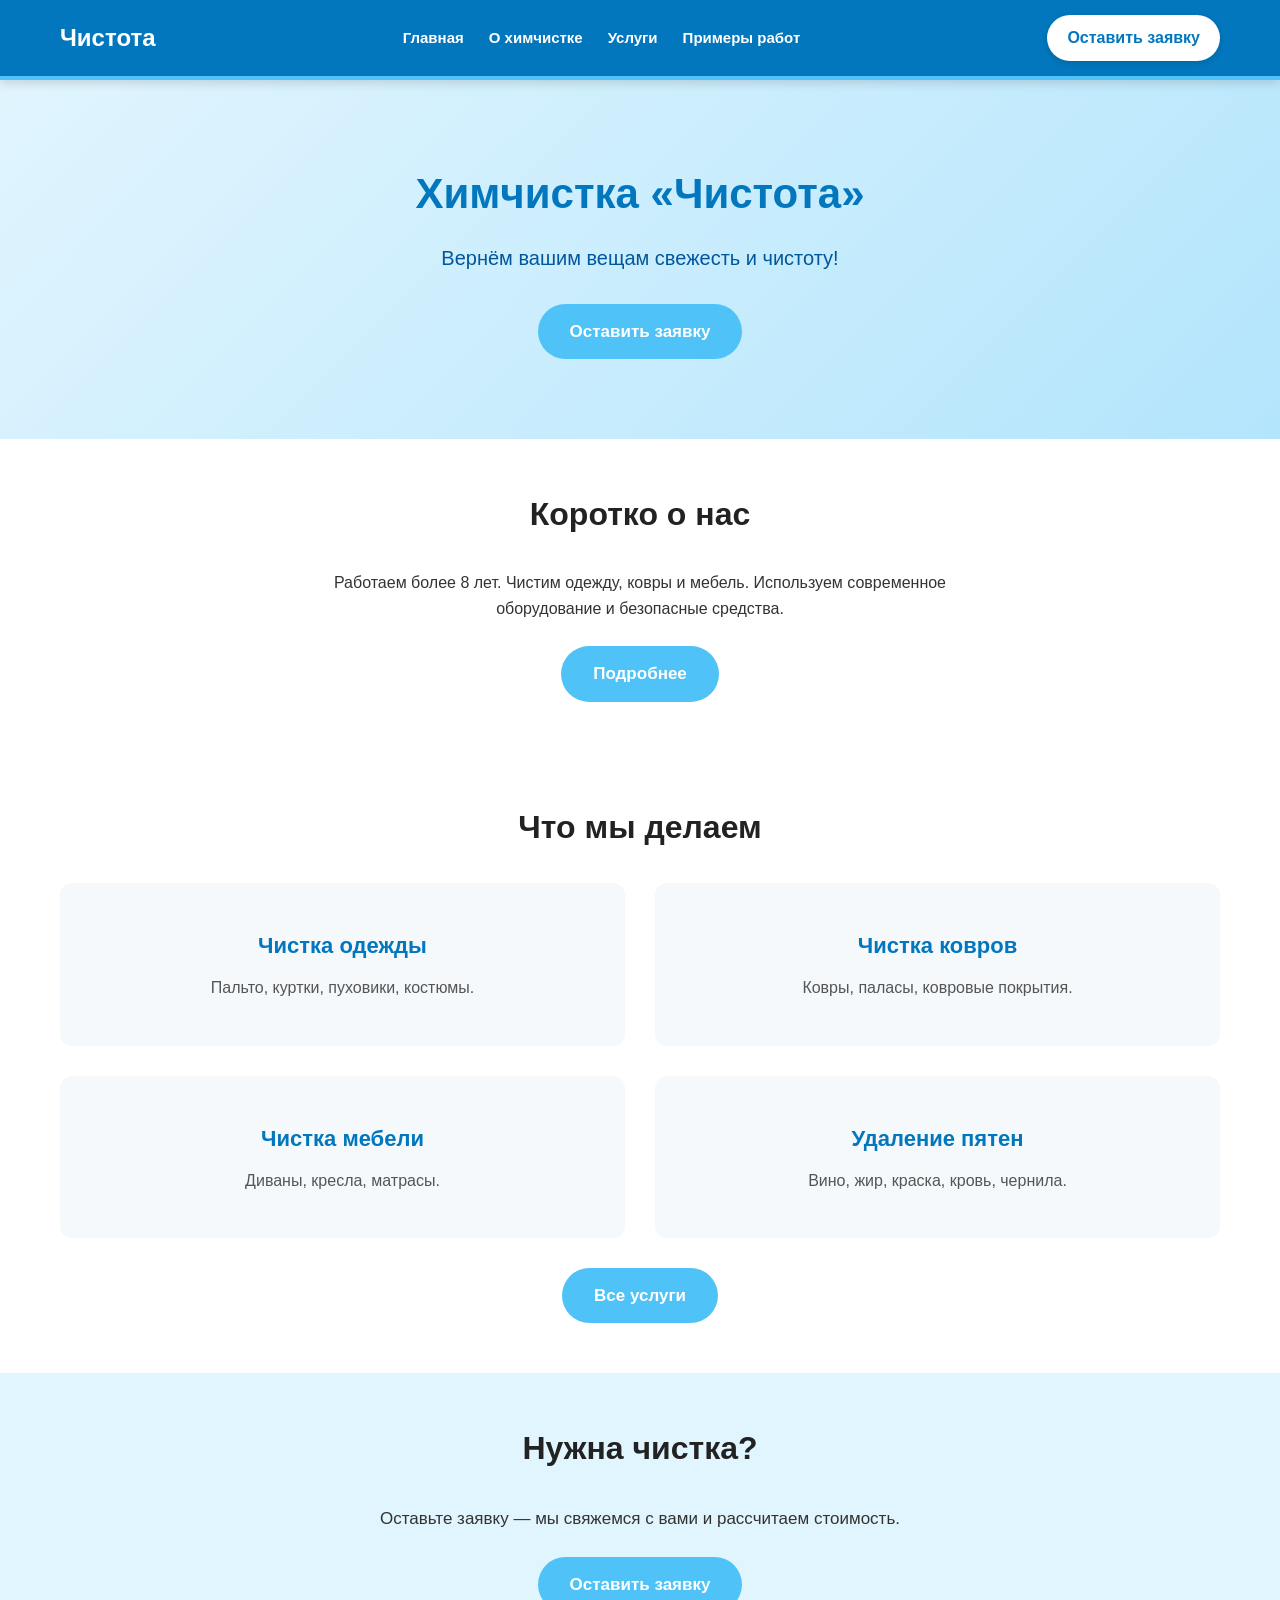
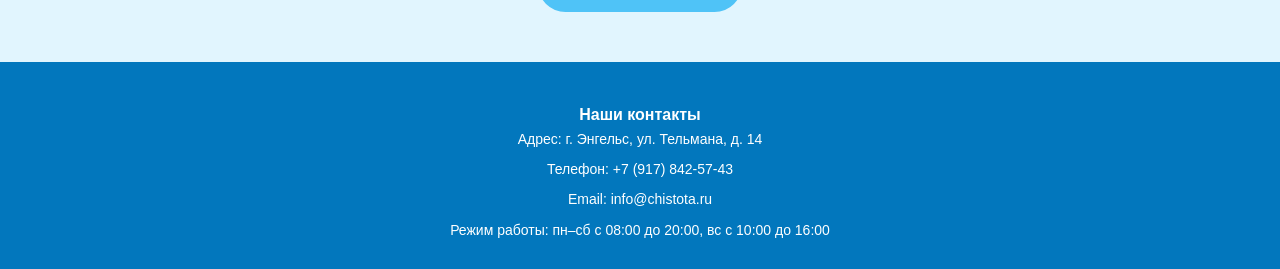
<file: index.html>
<!DOCTYPE html>
<html lang="ru">
<head>
    <meta charset="UTF-8">
    <meta name="viewport" content="width=device-width, initial-scale=1.0">
    <title>Химчистка «Чистота»</title>
    <link rel="stylesheet" href="css/style.css">
</head>
<body>
    <header>
        <div class="header-inner">
            <div class="logo">Чистота</div>
            <nav>
                <ul>
                    <li><a href="index.html">Главная</a></li>
                    <li><a href="about.html">О химчистке</a></li>
                    <li><a href="services.html">Услуги</a></li>
                    <li><a href="portfolio.html">Примеры работ</a></li>
                </ul>
            </nav>
            <a href="order.html" class="btn-order">Оставить заявку</a>
        </div>
    </header>

    <main>
        <section class="banner">
            <h1>Химчистка «Чистота»</h1>
            <p>Вернём вашим вещам свежесть и чистоту!</p>
            <a href="order.html" class="btn">Оставить заявку</a>
        </section>

        <section class="short-about">
            <div class="container">
                <h2>Коротко о нас</h2>
                <p>
                    Работаем более 8 лет. Чистим одежду, ковры и мебель.
                    Используем современное оборудование и безопасные средства.
                </p>
                <a href="about.html" class="btn">Подробнее</a>
            </div>
        </section>

        <section class="short-services">
            <div class="container">
                <h2>Что мы делаем</h2>
                <div class="services-list">
                    <div class="service-card">
                        <h3>Чистка одежды</h3>
                        <p>Пальто, куртки, пуховики, костюмы.</p>
                    </div>
                    <div class="service-card">
                        <h3>Чистка ковров</h3>
                        <p>Ковры, паласы, ковровые покрытия.</p>
                    </div>
                    <div class="service-card">
                        <h3>Чистка мебели</h3>
                        <p>Диваны, кресла, матрасы.</p>
                    </div>
                    <div class="service-card">
                        <h3>Удаление пятен</h3>
                        <p>Вино, жир, краска, кровь, чернила.</p>
                    </div>
                </div>
                <a href="services.html" class="btn">Все услуги</a>
            </div>
        </section>

        <section class="short-cta">
            <div class="container">
                <h2>Нужна чистка?</h2>
                <p>Оставьте заявку — мы свяжемся с вами и рассчитаем стоимость.</p>
                <a href="order.html" class="btn">Оставить заявку</a>
            </div>
        </section>
    </main>

    <footer>
        <h4>Наши контакты</h4>
        <p>Адрес: г. Энгельс, ул. Тельмана, д. 14</p>
        <p>Телефон: +7 (917) 842-57-43</p>
        <p>Email: info@chistota.ru</p>
        <p>Режим работы: пн–сб с 08:00 до 20:00, вс с 10:00 до 16:00</p>
    </footer>

    <script src="js/script.js"></script>
</body>
</html>
</file>
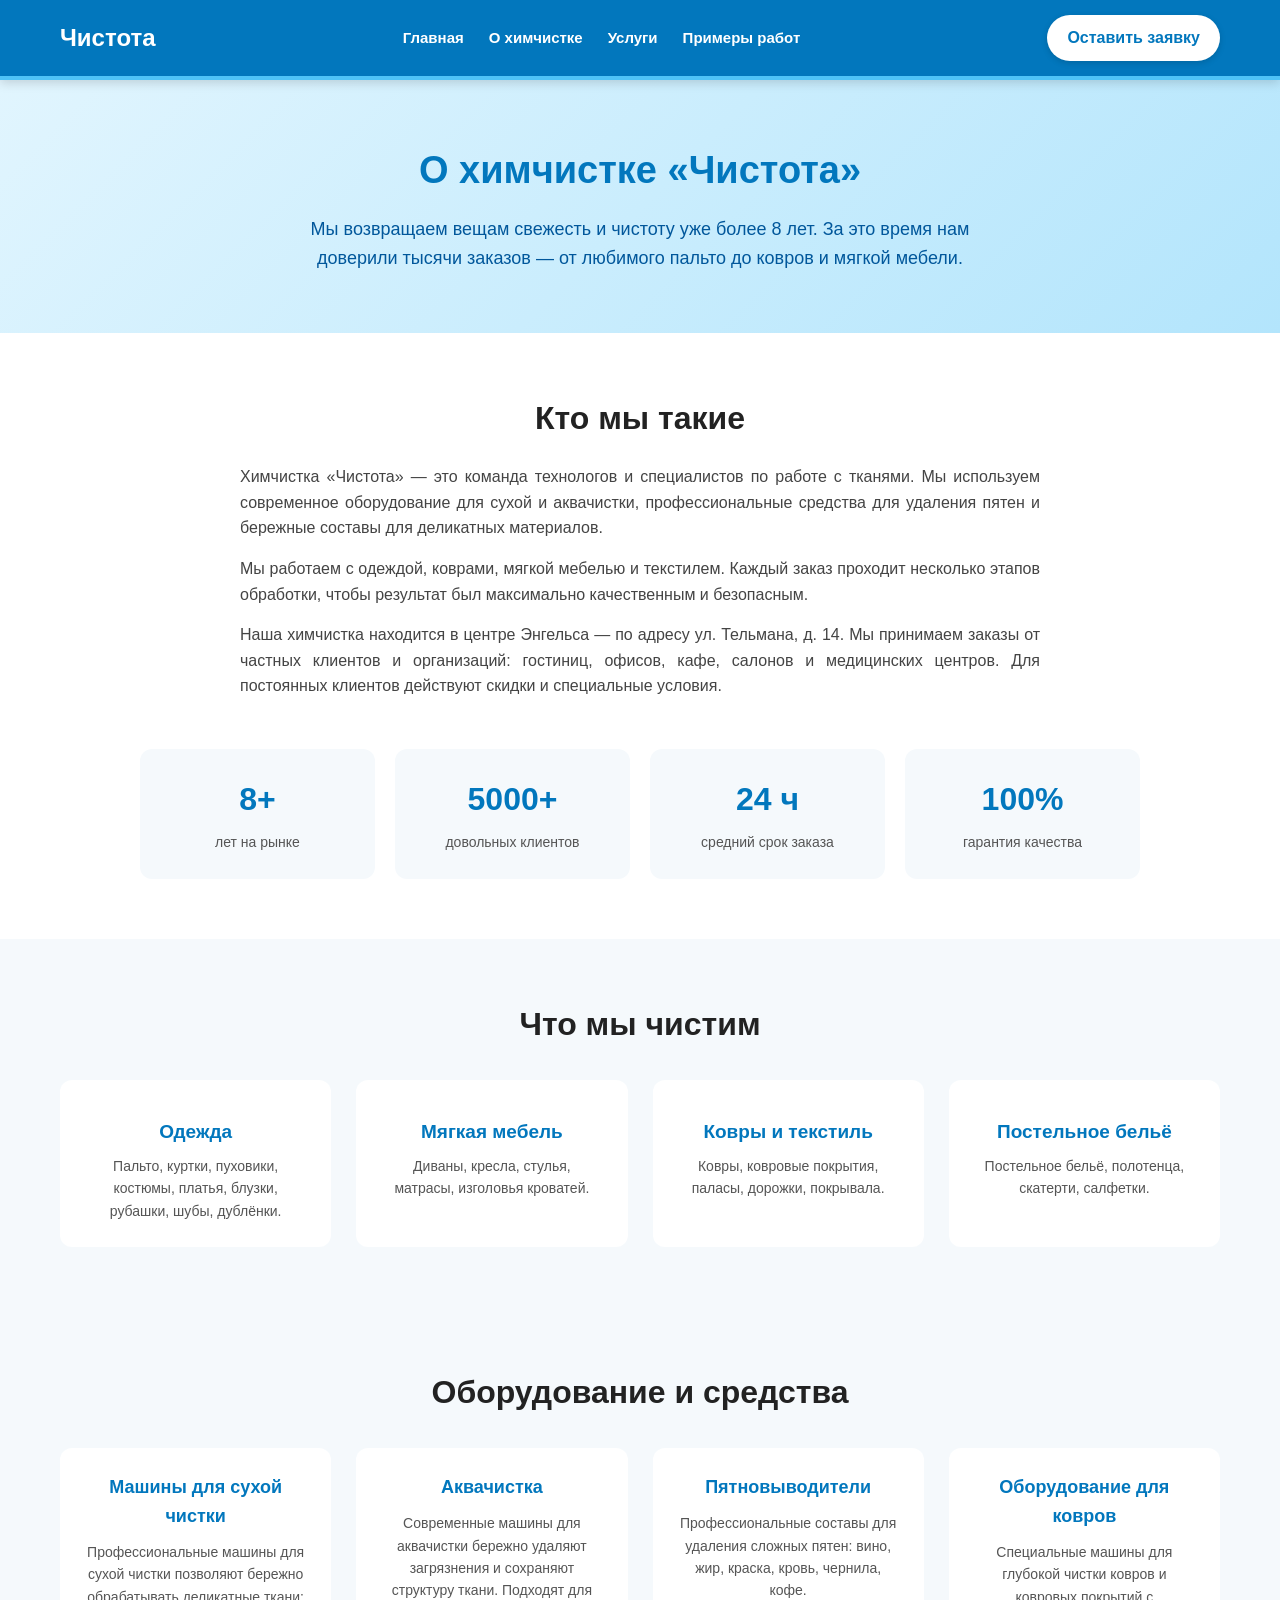
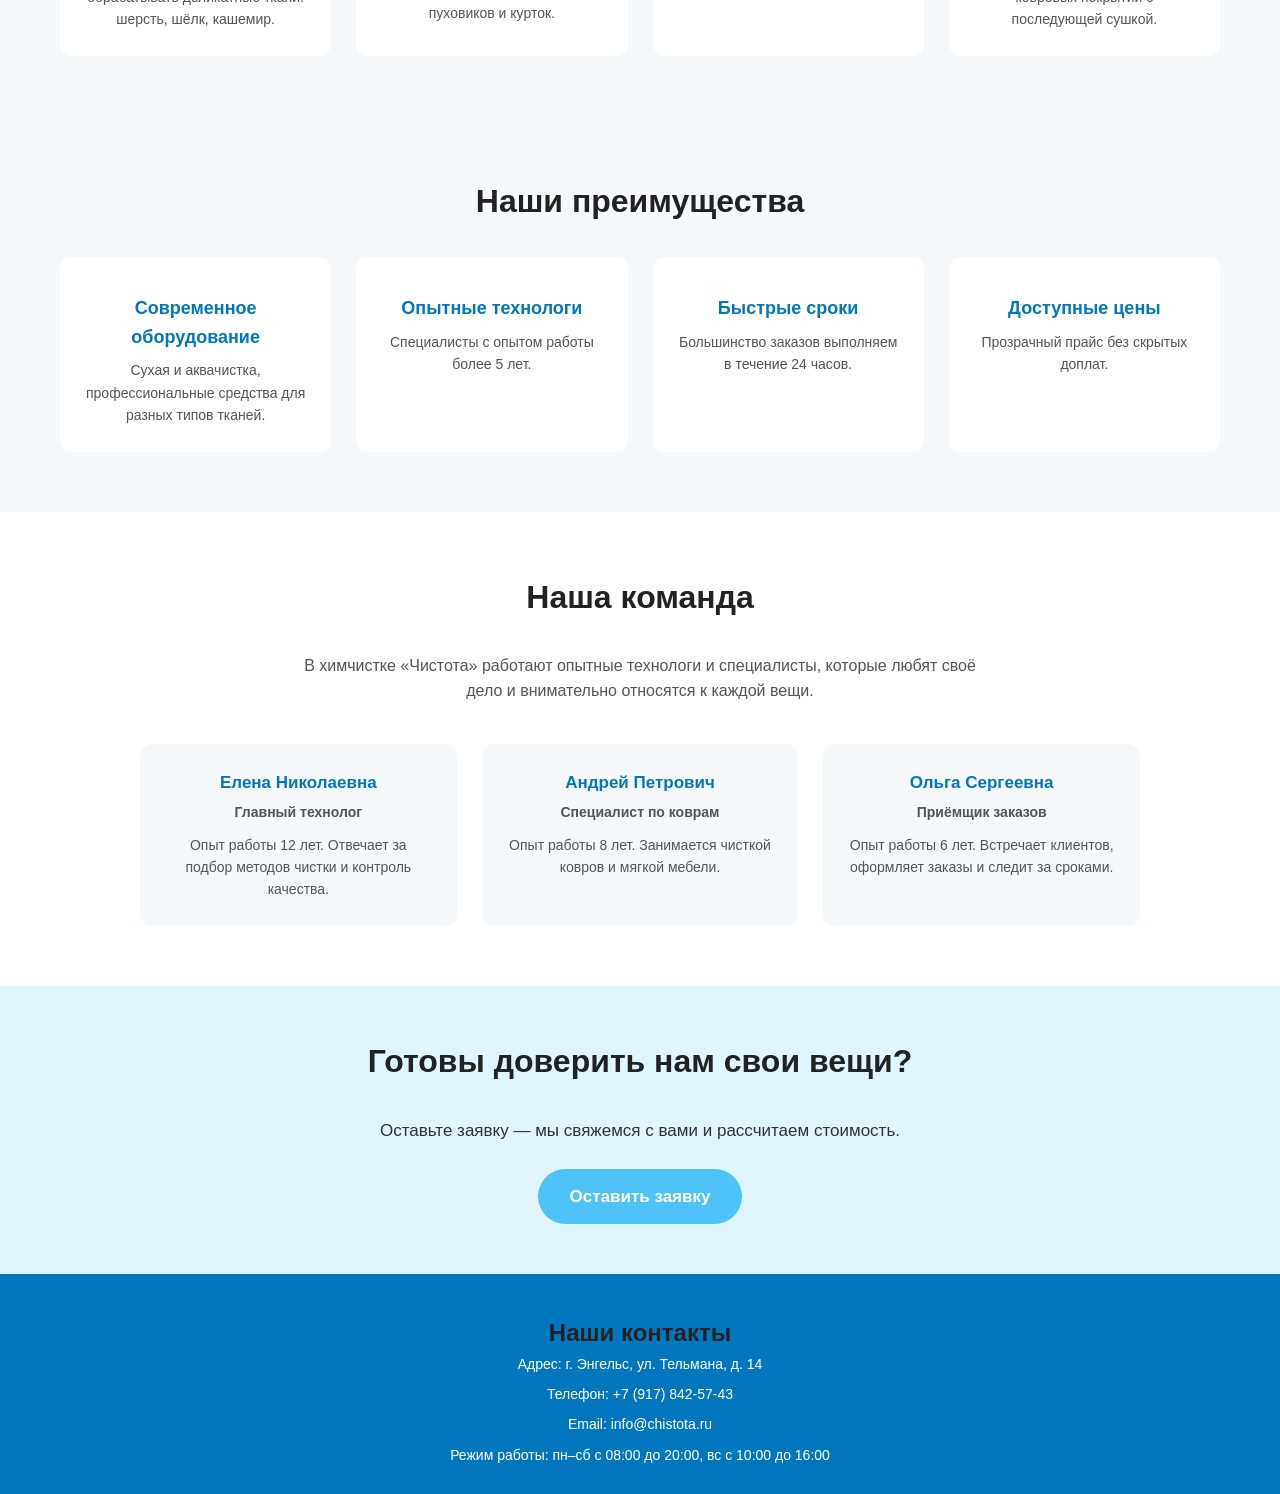
<file: about.html>
<!DOCTYPE html>
<html lang="ru">
<head>
    <meta charset="UTF-8">
    <meta name="viewport" content="width=device-width, initial-scale=1.0">
    <title>О химчистке — Чистота</title>
    <link rel="stylesheet" href="css/style.css">
</head>
<body>
    <header>
        <div class="header-inner">
            <div class="logo">Чистота</div>
            <nav>
                <ul>
                    <li><a href="index.html">Главная</a></li>
                    <li><a href="about.html">О химчистке</a></li>
                    <li><a href="services.html">Услуги</a></li>
                    <li><a href="portfolio.html">Примеры работ</a></li>
                </ul>
            </nav>
            <a href="order.html" class="btn-order">Оставить заявку</a>
        </div>
    </header>

    <main>
        <!-- Верхний блок с описанием -->
        <section class="about-hero">
            <div class="container">
                <h1>О химчистке «Чистота»</h1>
                <p class="about-lead">
                    Мы возвращаем вещам свежесть и чистоту уже более 8 лет.
                    За это время нам доверили тысячи заказов — от любимого пальто
                    до ковров и мягкой мебели.
                </p>
            </div>
        </section>

        <!-- Кто мы такие -->
        <section class="about-main">
            <div class="container">
                <div class="about-text">
                    <h2>Кто мы такие</h2>
                    <p>
                        Химчистка «Чистота» — это команда технологов и специалистов
                        по работе с тканями. Мы используем современное оборудование
                        для сухой и аквачистки, профессиональные средства для удаления
                        пятен и бережные составы для деликатных материалов.
                    </p>
                    <p>
                        Мы работаем с одеждой, коврами, мягкой мебелью и текстилем.
                        Каждый заказ проходит несколько этапов обработки, чтобы результат
                        был максимально качественным и безопасным.
                    </p>
                    <p>
                        Наша химчистка находится в центре Энгельса — по адресу
                        ул. Тельмана, д. 14. Мы принимаем заказы от частных клиентов
                        и организаций: гостиниц, офисов, кафе, салонов и медицинских центров.
                        Для постоянных клиентов действуют скидки и специальные условия.
                    </p>
                </div>

                <div class="about-stats">
                    <div class="stat-card">
                        <div class="stat-number">8+</div>
                        <div class="stat-label">лет на рынке</div>
                    </div>
                    <div class="stat-card">
                        <div class="stat-number">5000+</div>
                        <div class="stat-label">довольных клиентов</div>
                    </div>
                    <div class="stat-card">
                        <div class="stat-number">24 ч</div>
                        <div class="stat-label">средний срок заказа</div>
                    </div>
                    <div class="stat-card">
                        <div class="stat-number">100%</div>
                        <div class="stat-label">гарантия качества</div>
                    </div>
                </div>
            </div>
        </section>

        <!-- Что мы чистим -->
        <section class="about-directions">
            <div class="container">
                <h2>Что мы чистим</h2>
                <div class="directions-grid">
                    <div class="direction-card">
                        <div class="direction-icon"></div>
                        <h3>Одежда</h3>
                        <p>Пальто, куртки, пуховики, костюмы, платья, блузки, рубашки, шубы, дублёнки.</p>
                    </div>
                    <div class="direction-card">
                        <div class="direction-icon"></div>
                        <h3>Мягкая мебель</h3>
                        <p>Диваны, кресла, стулья, матрасы, изголовья кроватей.</p>
                    </div>
                    <div class="direction-card">
                        <div class="direction-icon"></div>
                        <h3>Ковры и текстиль</h3>
                        <p>Ковры, ковровые покрытия, паласы, дорожки, покрывала.</p>
                    </div>
                    <div class="direction-card">
                        <div class="direction-icon"></div>
                        <h3>Постельное бельё</h3>
                        <p>Постельное бельё, полотенца, скатерти, салфетки.</p>
                    </div>
                </div>
            </div>
        </section>

        <!-- Оборудование и средства -->
        <section class="about-equipment">
            <div class="container">
                <h2>Оборудование и средства</h2>
                <div class="equipment-grid">
                    <div class="equipment-card">
                        <h3>Машины для сухой чистки</h3>
                        <p>
                            Профессиональные машины для сухой чистки позволяют бережно
                            обрабатывать деликатные ткани: шерсть, шёлк, кашемир.
                        </p>
                    </div>
                    <div class="equipment-card">
                        <h3>Аквачистка</h3>
                        <p>
                            Современные машины для аквачистки бережно удаляют загрязнения
                            и сохраняют структуру ткани. Подходят для пуховиков и курток.
                        </p>
                    </div>
                    <div class="equipment-card">
                        <h3>Пятновыводители</h3>
                        <p>
                            Профессиональные составы для удаления сложных пятен:
                            вино, жир, краска, кровь, чернила, кофе.
                        </p>
                    </div>
                    <div class="equipment-card">
                        <h3>Оборудование для ковров</h3>
                        <p>
                            Специальные машины для глубокой чистки ковров и ковровых
                            покрытий с последующей сушкой.
                        </p>
                    </div>
                </div>
            </div>
        </section>

        <!-- Преимущества -->
        <section class="about-advantages">
            <div class="container">
                <h2>Наши преимущества</h2>
                <div class="advantages-grid">
                    <div class="advantage-card">
                        <div class="advantage-icon"></div>
                        <h3>Современное оборудование</h3>
                        <p>Сухая и аквачистка, профессиональные средства для разных типов тканей.</p>
                    </div>
                    <div class="advantage-card">
                        <div class="advantage-icon"></div>
                        <h3>Опытные технологи</h3>
                        <p>Специалисты с опытом работы более 5 лет.</p>
                    </div>
                    <div class="advantage-card">
                        <div class="advantage-icon"></div>
                        <h3>Быстрые сроки</h3>
                        <p>Большинство заказов выполняем в течение 24 часов.</p>
                    </div>
                    <div class="advantage-card">
                        <div class="advantage-icon"></div>
                        <h3>Доступные цены</h3>
                        <p>Прозрачный прайс без скрытых доплат.</p>
                    </div>
                </div>
            </div>
        </section>

        <!-- Команда -->
        <section class="about-team">
            <div class="container">
                <h2>Наша команда</h2>
                <p class="team-lead">
                    В химчистке «Чистота» работают опытные технологи и специалисты,
                    которые любят своё дело и внимательно относятся к каждой вещи.
                </p>
                <div class="team-grid">
                    <div class="team-card">
                        <h3>Елена Николаевна</h3>
                        <p class="team-role">Главный технолог</p>
                        <p>Опыт работы 12 лет. Отвечает за подбор методов чистки и контроль качества.</p>
                    </div>
                    <div class="team-card">
                        <h3>Андрей Петрович</h3>
                        <p class="team-role">Специалист по коврам</p>
                        <p>Опыт работы 8 лет. Занимается чисткой ковров и мягкой мебели.</p>
                    </div>
                    <div class="team-card">
                        <h3>Ольга Сергеевна</h3>
                        <p class="team-role">Приёмщик заказов</p>
                        <p>Опыт работы 6 лет. Встречает клиентов, оформляет заказы и следит за сроками.</p>
                    </div>
                </div>
            </div>
        </section>

        <!-- Призыв -->
        <section class="short-cta">
            <div class="container">
                <h2>Готовы доверить нам свои вещи?</h2>
                <p>Оставьте заявку — мы свяжемся с вами и рассчитаем стоимость.</p>
                <a href="order.html" class="btn">Оставить заявку</a>
            </div>
        </section>
    </main>

    <footer>
        <h2>Наши контакты</h2>
        <p>Адрес: г. Энгельс, ул. Тельмана, д. 14</p>
        <p>Телефон: +7 (917) 842-57-43</p>
        <p>Email: info@chistota.ru</p>
        <p>Режим работы: пн–сб с 08:00 до 20:00, вс с 10:00 до 16:00</p>
    </footer>

    <script src="js/script.js"></script>
</body>
</html>
</file>
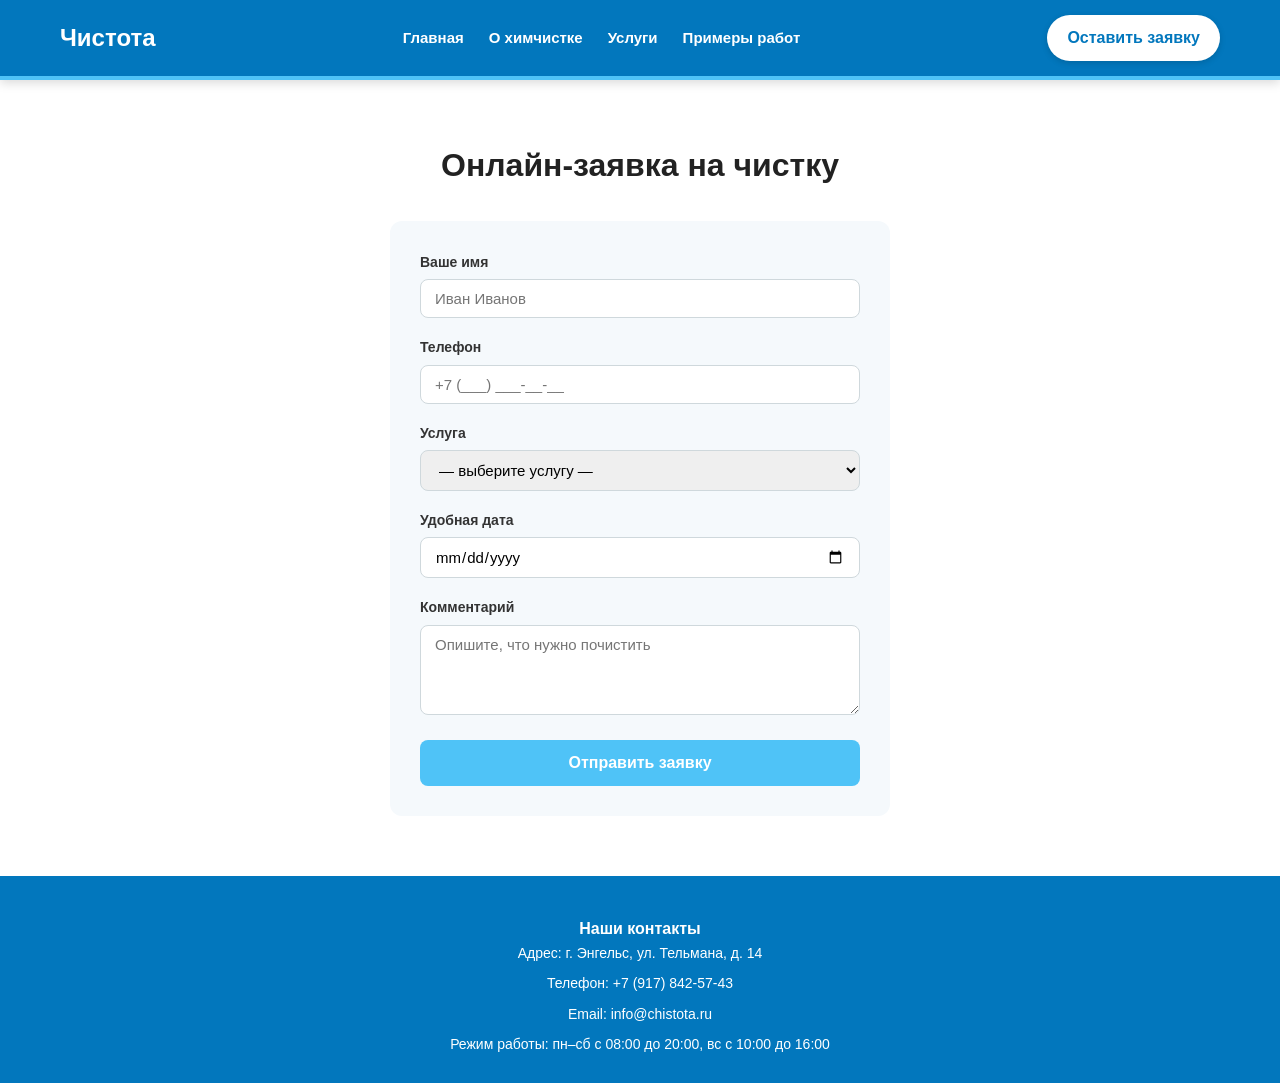
<file: order.html>
<!DOCTYPE html>
<html lang="ru">
<head>
    <meta charset="UTF-8">
    <meta name="viewport" content="width=device-width, initial-scale=1.0">
    <title>Онлайн-заявка — Чистота</title>
    <link rel="stylesheet" href="css/style.css">
</head>
<body>
    <header>
        <div class="header-inner">
            <div class="logo">Чистота</div>
            <nav>
                <ul>
                    <li><a href="index.html">Главная</a></li>
                    <li><a href="about.html">О химчистке</a></li>
                    <li><a href="services.html">Услуги</a></li>
                    <li><a href="portfolio.html">Примеры работ</a></li>
                </ul>
            </nav>
            <a href="order.html" class="btn-order">Оставить заявку</a>
        </div>
    </header>

    <main>
        <section>
            <div class="container">
                <h2>Онлайн-заявка на чистку</h2>
                <form id="order-form" class="form-block">
                    <label for="name">Ваше имя</label>
                    <input type="text" id="name" placeholder="Иван Иванов" required>

                    <label for="phone">Телефон</label>
                    <input type="tel" id="phone" placeholder="+7 (___) ___-__-__" required>

                    <label for="service">Услуга</label>
                    <select id="service" required>
                        <option value="">— выберите услугу —</option>
                        <option value="odezhda">Чистка одежды</option>
                        <option value="kovry">Чистка ковров</option>
                        <option value="mebel">Чистка мебели</option>
                    </select>

                    <label for="date">Удобная дата</label>
                    <input type="date" id="date">

                    <label for="comment">Комментарий</label>
                    <textarea id="comment" rows="4" placeholder="Опишите, что нужно почистить"></textarea>

                    <button type="submit">Отправить заявку</button>
                    <div class="form-message" id="form-message"></div>
                </form>
            </div>
        </section>
    </main>

    <footer>
        <h4>Наши контакты</h4>
        <p>Адрес: г. Энгельс, ул. Тельмана, д. 14</p>
        <p>Телефон: +7 (917) 842-57-43</p>
        <p>Email: info@chistota.ru</p>
        <p>Режим работы: пн–сб с 08:00 до 20:00, вс с 10:00 до 16:00</p>
    </footer>

    <script src="js/script.js"></script>
</body>
</html>
</file>
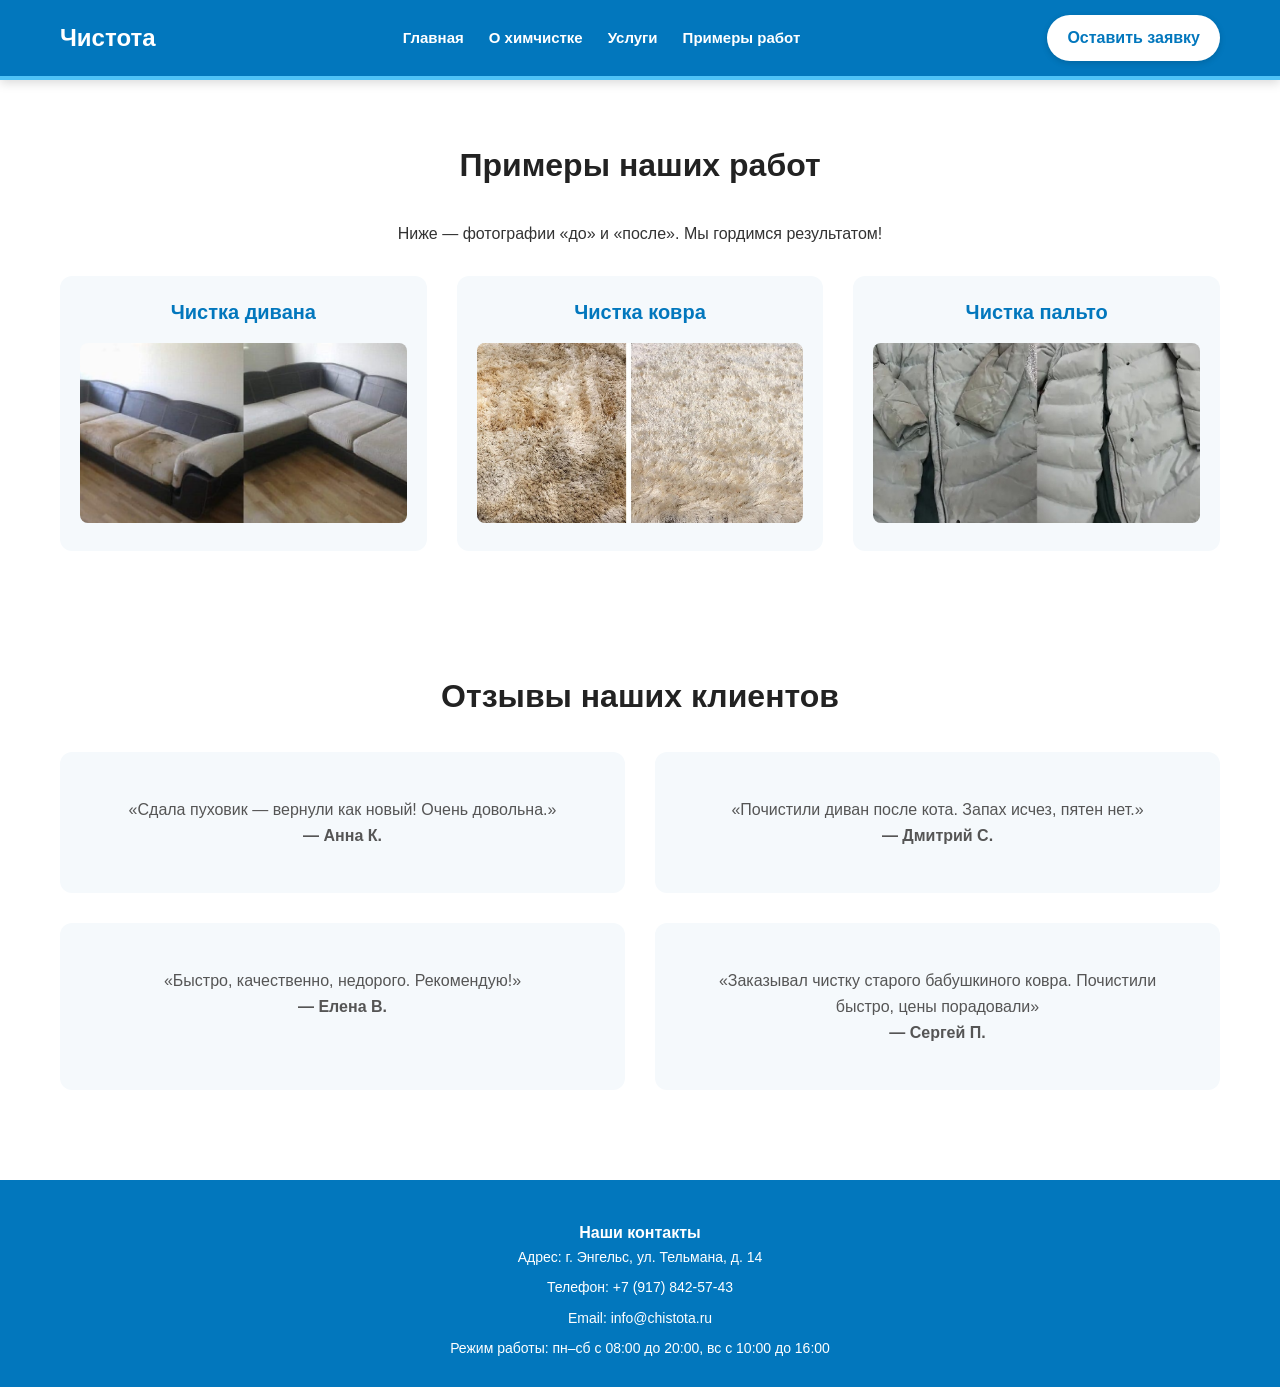
<file: portfolio.html>
<!DOCTYPE html>
<html lang="ru">
<head>
    <meta charset="UTF-8">
    <meta name="viewport" content="width=device-width, initial-scale=1.0">
    <title>Примеры работ — Чистота</title>
    <link rel="stylesheet" href="css/style.css">
</head>
<body>
    <header>
        <div class="header-inner">
            <div class="logo">Чистота</div>
            <nav>
                <ul>
                    <li><a href="index.html">Главная</a></li>
                    <li><a href="about.html">О химчистке</a></li>
                    <li><a href="services.html">Услуги</a></li>
                    <li><a href="portfolio.html">Примеры работ</a></li>
                </ul>
            </nav>
            <a href="order.html" class="btn-order">Оставить заявку</a>
        </div>
    </header>

    <main>
        <section>
            <div class="container">
                <h2>Примеры наших работ</h2>
                <p style="text-align:center; margin-bottom:30px;">
                    Ниже — фотографии «до» и «после». Мы гордимся результатом!
                </p>

                <div class="portfolio-grid">

                    <div class="work-card">
                        <h3>Чистка дивана</h3>
                        <div class="work-photos">
                            <figure>
                                <img src="img/divan.jpg" alt="Диван до чистки">
                            </figure>
                        </div>
                    </div>

                    <div class="work-card">
                        <h3>Чистка ковра</h3>
                        <div class="work-photos">
                            <figure>
                                <img src="img/kover.jpg" alt="Ковёр до чистки">
                            </figure>
                        </div>
                    </div>

                    <div class="work-card">
                        <h3>Чистка пальто</h3>
                        <div class="work-photos">
                            <figure>
                                <img src="img/palto.jpeg" alt="Пальто до чистки">
                            </figure>
                        </div>
                    </div>

                </div>
            </div>
        </section>
        <section>
            <div class="container">
                <h2>Отзывы наших клиентов</h2>
                <div class="services-list">
                    <div class="service-card">
                        <p>«Сдала пуховик — вернули как новый! Очень довольна.»</p>
                        <p><strong>— Анна К.</strong></p>
                    </div>
                    <div class="service-card">
                        <p>«Почистили диван после кота. Запах исчез, пятен нет.»</p>
                        <p><strong>— Дмитрий С.</strong></p>
                    </div>
                    <div class="service-card">
                        <p>«Быстро, качественно, недорого. Рекомендую!»</p>
                        <p><strong>— Елена В.</strong></p>
                    </div>
                    <div class="service-card">
                        <p>«Заказывал чистку старого бабушкиного ковра. Почистили быстро, цены порадовали»</p>
                        <p><strong>— Сергей П.</strong></p>
                    </div>
                </div>
            </div>
        </section>
    </main>

    <footer>
        <h4>Наши контакты</h4>
        <p>Адрес: г. Энгельс, ул. Тельмана, д. 14</p>
        <p>Телефон: +7 (917) 842-57-43</p>
        <p>Email: info@chistota.ru</p>
        <p>Режим работы: пн–сб с 08:00 до 20:00, вс с 10:00 до 16:00</p>
    </footer>

    <script src="js/script.js"></script>
</body>
</html>
</file>
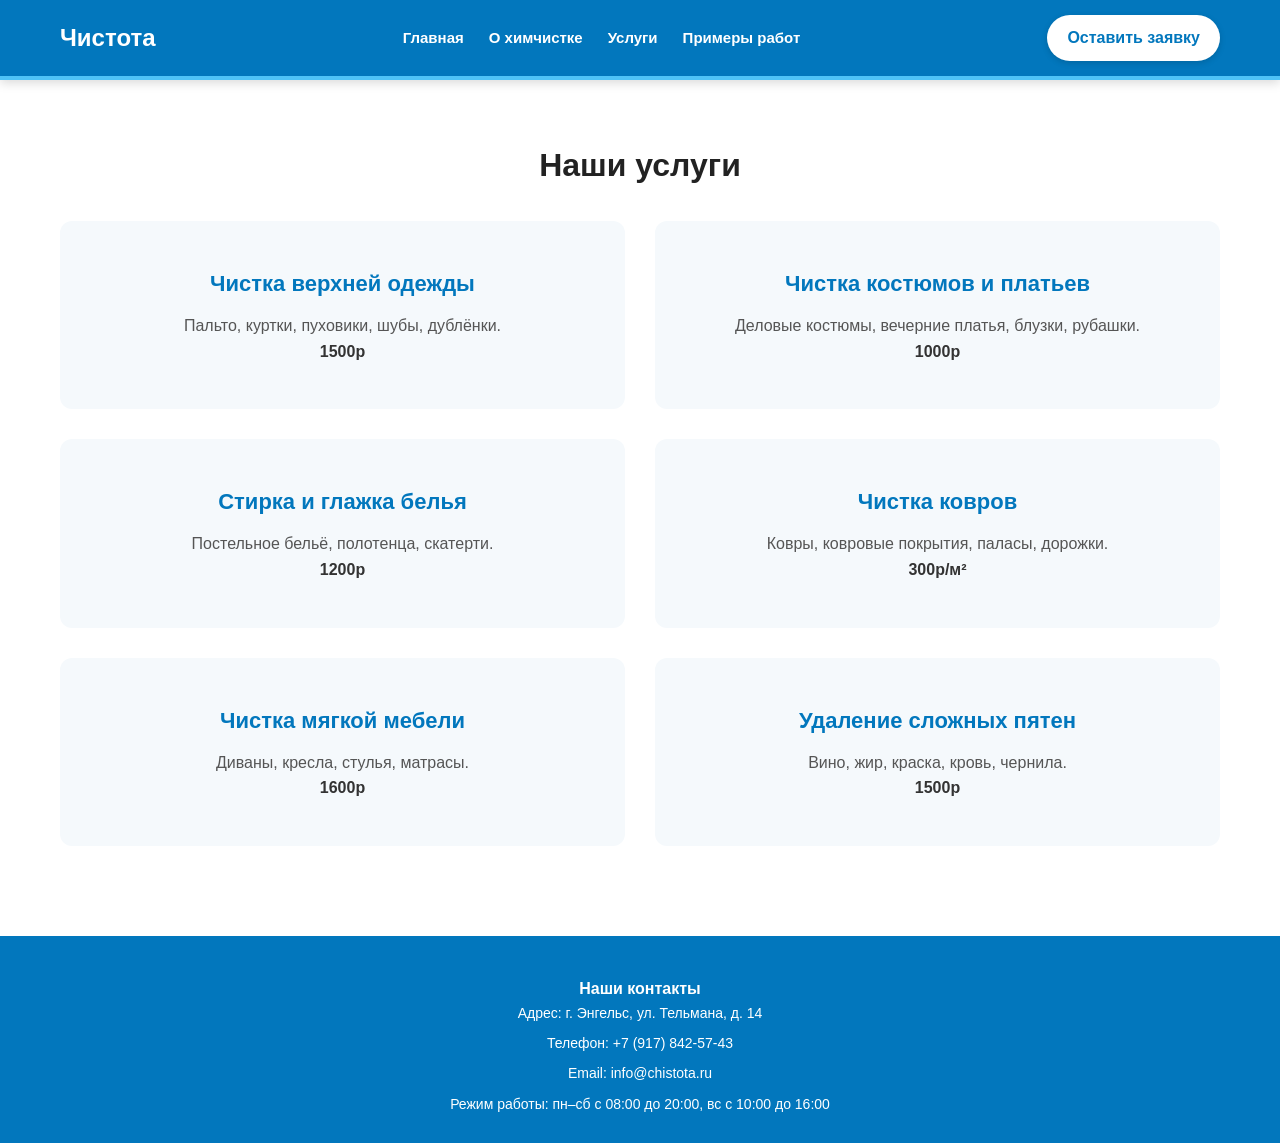
<file: services.html>
<!DOCTYPE html>
<html lang="ru">
<head>
    <meta charset="UTF-8">
    <meta name="viewport" content="width=device-width, initial-scale=1.0">
    <title>Услуги — Чистота</title>
    <link rel="stylesheet" href="css/style.css">
</head>
<body>
    <header>
        <div class="header-inner">
            <div class="logo">Чистота</div>
            <nav>
                <ul>
                    <li><a href="index.html">Главная</a></li>
                    <li><a href="about.html">О химчистке</a></li>
                    <li><a href="services.html">Услуги</a></li>
                    <li><a href="portfolio.html">Примеры работ</a></li>
                </ul>
            </nav>
            <a href="order.html" class="btn-order">Оставить заявку</a>
        </div>
    </header>

    <main>
        <section>
            <div class="container">
                <h2>Наши услуги</h2>
                <div class="services-list">
                    <div class="service-card">
                        <h3>Чистка верхней одежды</h3>
                        <p>Пальто, куртки, пуховики, шубы, дублёнки.</p>
                        <h4>1500р</h4>
                    </div>
                    <div class="service-card">
                        <h3>Чистка костюмов и платьев</h3>
                        <p>Деловые костюмы, вечерние платья, блузки, рубашки.</p>
                        <h4>1000р</h4>
                    </div>
                    <div class="service-card">
                        <h3>Стирка и глажка белья</h3>
                        <p>Постельное бельё, полотенца, скатерти.</p>
                        <h4>1200р</h4>
                    </div>
                    <div class="service-card">
                        <h3>Чистка ковров</h3>
                        <p>Ковры, ковровые покрытия, паласы, дорожки.</p>
                        <h4>300р/м²</h4>
                    </div>
                    <div class="service-card">
                        <h3>Чистка мягкой мебели</h3>
                        <p>Диваны, кресла, стулья, матрасы.</p>
                        <h4>1600р</h4>
                    </div>
                    <div class="service-card">
                        <h3>Удаление сложных пятен</h3>
                        <p>Вино, жир, краска, кровь, чернила.</p>
                        <h4>1500р</h4>
                    </div>
                </div>
            </div>
        </section>
    </main>

    <footer>
        <h4>Наши контакты</h4>
        <p>Адрес: г. Энгельс, ул. Тельмана, д. 14</p>
        <p>Телефон: +7 (917) 842-57-43</p>
        <p>Email: info@chistota.ru</p>
        <p>Режим работы: пн–сб с 08:00 до 20:00, вс с 10:00 до 16:00</p>
    </footer>

    <script src="js/script.js"></script>
</body>
</html>
</file>
<file: css/style.css>
/* ===== Базовые настройки ===== */
* {
    margin: 0;
    padding: 0;
    box-sizing: border-box;
}

body {
    font-family: 'Open Sans', Arial, sans-serif;
    color: #333;
    background: #fff;
    line-height: 1.6;
    min-height: 100vh;
    display: flex;
    flex-direction: column;
}

main {
    flex: 1;
}

h1, h2, h3 {
    font-family: 'Montserrat', Arial, sans-serif;
    color: #222;
    text-align: center;
}

a {
    text-decoration: none;
    color: inherit;
}

ul {
    list-style: none;
}

.container {
    max-width: 1200px;
    margin: 0 auto;
    padding: 0 20px;
}

/* ===== Шапка ===== */
header {
    background: #0277BD;
    border-bottom: 4px solid #4FC3F7;
    box-shadow: 0 3px 10px rgba(0, 0, 0, 0.15);
    position: sticky;
    top: 0;
    z-index: 100;
}

.header-inner {
    display: flex;
    align-items: center;
    justify-content: space-between;
    padding: 15px 20px;
    max-width: 1200px;
    margin: 0 auto;
}

.logo {
    font-family: 'Montserrat', sans-serif;
    font-size: 24px;
    font-weight: 700;
    color: #fff;
}

nav ul {
    display: flex;
    gap: 25px;
}

nav a {
    font-size: 15px;
    color: #fff;
    font-weight: 600;
    transition: color 0.2s, transform 0.2s;
}

nav a:hover {
    color: #B3E5FC;
    transform: translateY(-1px);
}

.btn-order {
    background: #fff;
    color: #0277BD;
    padding: 10px 20px;
    border-radius: 25px;
    font-weight: 700;
    transition: background 0.2s, transform 0.2s;
    box-shadow: 0 2px 6px rgba(0, 0, 0, 0.15);
}

.btn-order:hover {
    background: #E1F5FE;
    transform: translateY(-2px);
}

/* ===== Баннер ===== */
.banner {
    background: linear-gradient(135deg, #E1F5FE 0%, #B3E5FC 100%);
    padding: 80px 20px;
    text-align: center;
}

.banner h1 {
    font-size: 42px;
    margin-bottom: 15px;
    color: #0277BD;
}

.banner p {
    font-size: 20px;
    margin-bottom: 30px;
    color: #01579B;
    text-align: center;
}

/* ===== Кнопки ===== */
.btn {
    display: inline-block;
    background: #4FC3F7;
    color: #fff;
    padding: 14px 32px;
    border-radius: 30px;
    font-size: 17px;
    font-weight: 600;
    transition: background 0.2s, transform 0.2s;
    cursor: pointer;
    border: none;
}

.btn:hover {
    background: #29B6F6;
    transform: translateY(-2px);
}

/* ===== Секции ===== */
section {
    padding: 60px 20px;
}

section h2 {
    font-size: 32px;
    margin-bottom: 30px;
    text-align: center;
}

/* ===== Короткая главная ===== */
.short-about,
.short-services,
.short-cta {
    padding: 50px 20px;
    text-align: center;
}

.short-about p {
    max-width: 700px;
    margin: 0 auto 25px;
    text-align: center;
}

.short-cta {
    background: #E1F5FE;
}

.short-cta p {
    margin-bottom: 25px;
    font-size: 17px;
    text-align: center;
}

/* ===== Услуги ===== */
.services-list {
    display: grid;
    grid-template-columns: repeat(2, 1fr);
    gap: 30px;
    max-width: 1200px;
    margin: 0 auto 30px;
}

.service-card {
    background: #F5F9FC;
    border-radius: 12px;
    padding: 45px 35px;
    text-align: center;
    transition: box-shadow 0.2s, transform 0.2s;
}

.service-card h3 {
    font-size: 22px;
    margin-bottom: 12px;
    color: #0277BD;
}

.service-card p {
    font-size: 16px;
    color: #555;
    text-align: center;
}

/* ===== Отзывы (слайдер) ===== */
.reviews-slider {
    max-width: 800px;
    margin: 0 auto;
    text-align: center;
    position: relative;
    min-height: 120px;
}

.review-item {
    display: none;
    font-size: 18px;
    font-style: italic;
    color: #444;
    padding: 20px;
    text-align: center;
}

.review-item.active {
    display: block;
}

.review-author {
    display: block;
    margin-top: 15px;
    font-style: normal;
    font-weight: 600;
    color: #0277BD;
}

.slider-controls {
    margin-top: 20px;
    text-align: center;
}

.slider-controls button {
    background: #4FC3F7;
    color: #fff;
    border: none;
    width: 40px;
    height: 40px;
    border-radius: 50%;
    font-size: 18px;
    cursor: pointer;
    margin: 0 5px;
    transition: background 0.2s;
}

.slider-controls button:hover {
    background: #29B6F6;
}

/* ===== Формы ===== */
.form-block {
    max-width: 500px;
    margin: 0 auto;
    background: #F5F9FC;
    padding: 30px;
    border-radius: 12px;
}

.form-block label {
    display: block;
    margin-bottom: 6px;
    font-weight: 600;
    font-size: 14px;
}

.form-block input,
.form-block select,
.form-block textarea {
    width: 100%;
    padding: 10px 14px;
    margin-bottom: 18px;
    border: 1px solid #CFD8DC;
    border-radius: 8px;
    font-size: 15px;
    font-family: inherit;
}

.form-block input:focus,
.form-block select:focus,
.form-block textarea:focus {
    outline: none;
    border-color: #4FC3F7;
}

.form-block button {
    width: 100%;
    background: #4FC3F7;
    color: #fff;
    border: none;
    padding: 14px;
    border-radius: 8px;
    font-size: 16px;
    font-weight: 600;
    cursor: pointer;
    transition: background 0.2s;
}

.form-block button:hover {
    background: #29B6F6;
}

.form-message {
    margin-top: 15px;
    text-align: center;
    font-weight: 600;
    color: #388E3C;
    display: none;
}

/* ===== Калькулятор ===== */
.calculator {
    max-width: 500px;
    margin: 0 auto;
    background: #F5F9FC;
    padding: 30px;
    border-radius: 12px;
}

.calculator label {
    display: block;
    margin-bottom: 6px;
    font-weight: 600;
    font-size: 14px;
}

.calculator select,
.calculator input {
    width: 100%;
    padding: 10px 14px;
    margin-bottom: 18px;
    border: 1px solid #CFD8DC;
    border-radius: 8px;
    font-size: 15px;
    font-family: inherit;
}

.calculator select:focus,
.calculator input:focus {
    outline: none;
    border-color: #4FC3F7;
}

.calculator button {
    width: 100%;
    background: #4FC3F7;
    color: #fff;
    border: none;
    padding: 14px;
    border-radius: 8px;
    font-size: 16px;
    font-weight: 600;
    cursor: pointer;
    transition: background 0.2s;
}

.calculator button:hover {
    background: #29B6F6;
}

.calc-result {
    margin-top: 20px;
    font-size: 22px;
    font-weight: 700;
    color: #0277BD;
    text-align: center;
}

/* ===== Таблица цен ===== */
.price-table {
    width: 100%;
    max-width: 800px;
    margin: 0 auto;
    border-collapse: collapse;
}

.price-table th,
.price-table td {
    padding: 12px 16px;
    border-bottom: 1px solid #E0E0E0;
    text-align: left;
}

.price-table th {
    background: #E1F5FE;
    color: #0277BD;
    font-weight: 700;
    text-align: left;
}

/* ===== Галерея ===== */
.gallery {
    display: grid;
    grid-template-columns: repeat(auto-fit, minmax(220px, 1fr));
    gap: 15px;
    max-width: 1200px;
    margin: 0 auto;
}

.gallery img {
    width: 100%;
    height: 180px;
    object-fit: cover;
    border-radius: 10px;
    cursor: pointer;
    transition: transform 0.2s;
}

.gallery img:hover {
    transform: scale(1.03);
}

/* ===== Портфолио «до и после» ===== */
.portfolio-grid {
    display: grid;
    grid-template-columns: repeat(auto-fit, minmax(340px, 1fr));
    gap: 30px;
    max-width: 1200px;
    margin: 0 auto;
}

.work-card {
    background: #F5F9FC;
    border-radius: 12px;
    padding: 20px;
    text-align: center;
    transition: box-shadow 0.2s, transform 0.2s;
}

.work-card:hover {
    box-shadow: 0 8px 20px rgba(79, 195, 247, 0.25);
    transform: translateY(-5px);
}

.work-card h3 {
    font-size: 20px;
    margin-bottom: 15px;
    color: #0277BD;
}

.work-photos {
    display: grid;
}

.work-photos figure {
    margin: 0;
}

.work-photos img {
    width: 100%;
    height: 180px;
    object-fit: cover;
    border-radius: 8px;
    cursor: pointer;
    transition: transform 0.2s;
}

.work-photos img:hover {
    transform: scale(1.03);
}

.work-photos figcaption {
    margin-top: 6px;
    font-size: 14px;
    font-weight: 600;
    color: #0277BD;
}

/* ===== Подвал ===== */
footer {
    background: #0277BD;
    color: #fff;
    padding: 40px 20px 20px;
    text-align: center;
    margin-top: auto;
}

footer p {
    margin-bottom: 8px;
    font-size: 14px;
    text-align: center;
}

footer a {
    color: #B3E5FC;
}

/* ============================================================
   СТРАНИЦА «О ХИМЧИСТКЕ»
   ============================================================ */

.about-hero {
    background: linear-gradient(135deg, #E1F5FE 0%, #B3E5FC 100%);
    padding: 60px 20px;
    text-align: center;
}

.about-hero h1 {
    font-size: 38px;
    color: #0277BD;
    margin-bottom: 15px;
}

.about-lead {
    max-width: 700px;
    margin: 0 auto;
    font-size: 18px;
    color: #01579B;
    text-align: center;
}

.about-main {
    padding: 60px 20px;
}

.about-text {
    max-width: 800px;
    margin: 0 auto 50px;
}

.about-text h2 {
    text-align: center;
    margin-bottom: 20px;
}

.about-text p {
    margin-bottom: 15px;
    font-size: 16px;
    color: #444;
    text-align: justify;
}

.about-stats {
    display: grid;
    grid-template-columns: repeat(auto-fit, minmax(180px, 1fr));
    gap: 20px;
    max-width: 1000px;
    margin: 0 auto;
}

.stat-card {
    background: #F5F9FC;
    border-radius: 12px;
    padding: 25px 15px;
    text-align: center;
    transition: box-shadow 0.2s, transform 0.2s;
}

.stat-card:hover {
    box-shadow: 0 8px 20px rgba(79, 195, 247, 0.25);
    transform: translateY(-5px);
}

.stat-number {
    font-family: 'Montserrat', sans-serif;
    font-size: 32px;
    font-weight: 700;
    color: #0277BD;
    margin-bottom: 6px;
}

.stat-label {
    font-size: 14px;
    color: #555;
    text-align: center;
}

/* --- Преимущества --- */
.about-advantages {
    background: #F5F9FC;
    padding: 60px 20px;
}

.advantages-grid {
    display: grid;
    grid-template-columns: repeat(auto-fit, minmax(260px, 1fr));
    gap: 25px;
    max-width: 1200px;
    margin: 0 auto;
}

.advantage-card {
    background: #fff;
    border-radius: 12px;
    padding: 25px;
    text-align: center;
    transition: box-shadow 0.2s, transform 0.2s;
}

.advantage-card:hover {
    box-shadow: 0 8px 20px rgba(79, 195, 247, 0.25);
    transform: translateY(-5px);
}

.advantage-icon {
    font-size: 36px;
    margin-bottom: 12px;
}

.advantage-card h3 {
    font-size: 18px;
    margin-bottom: 8px;
    color: #0277BD;
}

.advantage-card p {
    font-size: 14px;
    color: #555;
    text-align: center;
}

/* --- История --- */
.about-history {
    background: #fff;
    padding: 60px 20px;
}

.history-timeline {
    max-width: 800px;
    margin: 0 auto;
    position: relative;
    padding-left: 30px;
    border-left: 3px solid #4FC3F7;
}

.history-item {
    position: relative;
    margin-bottom: 30px;
    padding-left: 20px;
}

.history-item::before {
    content: '';
    position: absolute;
    left: -39px;
    top: 6px;
    width: 16px;
    height: 16px;
    border-radius: 50%;
    background: #4FC3F7;
    border: 3px solid #fff;
    box-shadow: 0 0 0 2px #4FC3F7;
}

.history-year {
    font-family: 'Montserrat', sans-serif;
    font-size: 20px;
    font-weight: 700;
    color: #0277BD;
    margin-bottom: 5px;
    text-align: left;
}

.history-text {
    font-size: 15px;
    color: #444;
    text-align: justify;
}

/* --- Что мы чистим --- */
.about-directions {
    background: #F5F9FC;
    padding: 60px 20px;
}

.directions-grid {
    display: grid;
    grid-template-columns: repeat(auto-fit, minmax(240px, 1fr));
    gap: 25px;
    max-width: 1200px;
    margin: 0 auto;
}

.direction-card {
    background: #fff;
    border-radius: 12px;
    padding: 25px;
    text-align: center;
    transition: box-shadow 0.2s, transform 0.2s;
}

.direction-card:hover {
    box-shadow: 0 8px 20px rgba(79, 195, 247, 0.25);
    transform: translateY(-5px);
}

.direction-icon {
    font-size: 40px;
    margin-bottom: 12px;
}

.direction-card h3 {
    font-size: 19px;
    margin-bottom: 8px;
    color: #0277BD;
}

.direction-card p {
    font-size: 14px;
    color: #555;
    text-align: center;
}

/* --- Как мы работаем --- */
.about-process {
    background: #fff;
    padding: 60px 20px;
}

.process-steps {
    display: grid;
    grid-template-columns: repeat(auto-fit, minmax(200px, 1fr));
    gap: 25px;
    max-width: 1200px;
    margin: 0 auto;
}

.process-step {
    background: #F5F9FC;
    border-radius: 12px;
    padding: 25px 20px;
    text-align: center;
    transition: box-shadow 0.2s, transform 0.2s;
}

.process-step:hover {
    box-shadow: 0 8px 20px rgba(79, 195, 247, 0.25);
    transform: translateY(-5px);
}

.step-number {
    width: 48px;
    height: 48px;
    border-radius: 50%;
    background: #4FC3F7;
    color: #fff;
    font-family: 'Montserrat', sans-serif;
    font-size: 22px;
    font-weight: 700;
    display: flex;
    align-items: center;
    justify-content: center;
    margin: 0 auto 15px;
}

.process-step h3 {
    font-size: 17px;
    margin-bottom: 8px;
    color: #0277BD;
}

.process-step p {
    font-size: 14px;
    color: #555;
    text-align: center;
}

/* --- Оборудование --- */
.about-equipment {
    background: #F5F9FC;
    padding: 60px 20px;
}

.equipment-grid {
    display: grid;
    grid-template-columns: repeat(auto-fit, minmax(260px, 1fr));
    gap: 25px;
    max-width: 1200px;
    margin: 0 auto;
}

.equipment-card {
    background: #fff;
    border-radius: 12px;
    padding: 25px;
    text-align: center;
    transition: box-shadow 0.2s, transform 0.2s;
}

.equipment-card:hover {
    box-shadow: 0 8px 20px rgba(79, 195, 247, 0.25);
    transform: translateY(-5px);
}

.equipment-card h3 {
    font-size: 18px;
    margin-bottom: 10px;
    color: #0277BD;
}

.equipment-card p {
    font-size: 14px;
    color: #555;
    text-align: center;
}

/* --- Команда --- */
.about-team {
    background: #fff;
    padding: 60px 20px;
}

.team-lead {
    max-width: 700px;
    margin: 0 auto 40px;
    text-align: center;
    font-size: 16px;
    color: #555;
}

.team-grid {
    display: grid;
    grid-template-columns: repeat(auto-fit, minmax(240px, 1fr));
    gap: 25px;
    max-width: 1000px;
    margin: 0 auto;
}

.team-card {
    background: #F5F9FC;
    border-radius: 12px;
    padding: 25px;
    text-align: center;
    transition: box-shadow 0.2s, transform 0.2s;
}

.team-card:hover {
    box-shadow: 0 8px 20px rgba(79, 195, 247, 0.25);
    transform: translateY(-5px);
}

.team-avatar {
    width: 64px;
    height: 64px;
    border-radius: 50%;
    background: #4FC3F7;
    color: #fff;
    font-family: 'Montserrat', sans-serif;
    font-size: 26px;
    font-weight: 700;
    display: flex;
    align-items: center;
    justify-content: center;
    margin: 0 auto 15px;
}

.team-card h3 {
    font-size: 17px;
    margin-bottom: 5px;
    color: #0277BD;
}

.team-role {
    font-size: 13px;
    color: #888;
    margin-bottom: 10px;
    font-weight: 600;
    text-align: center;
}

.team-card p {
    font-size: 14px;
    color: #555;
    text-align: center;
}

/* ============================================================
   СТРАНИЦА «ОТЗЫВЫ»
   ============================================================ */

.reviews-hero {
    background: linear-gradient(135deg, #E1F5FE 0%, #B3E5FC 100%);
    padding: 60px 20px;
    text-align: center;
}

.reviews-hero h1 {
    font-size: 38px;
    color: #0277BD;
    margin-bottom: 15px;
}

.reviews-lead {
    max-width: 700px;
    margin: 0 auto;
    font-size: 18px;
    color: #01579B;
    text-align: center;
}

.reviews-rating {
    padding: 40px 20px 0;
}

.rating-box {
    max-width: 300px;
    margin: 0 auto;
    background: #F5F9FC;
    border-radius: 12px;
    padding: 25px;
    text-align: center;
}

.rating-score {
    font-family: 'Montserrat', sans-serif;
    font-size: 48px;
    font-weight: 700;
    color: #0277BD;
}

.rating-stars {
    font-size: 22px;
    color: #FFB300;
    margin: 8px 0;
}

.rating-text {
    font-size: 14px;
    color: #555;
    text-align: center;
}

.reviews-list-section {
    padding: 50px 20px 60px;
}

.reviews-grid {
    display: grid;
    grid-template-columns: repeat(auto-fit, minmax(320px, 1fr));
    gap: 25px;
    max-width: 1200px;
    margin: 0 auto;
}

.review-card {
    background: #F5F9FC;
    border-radius: 12px;
    padding: 25px;
    transition: box-shadow 0.2s, transform 0.2s;
}

.review-card:hover {
    box-shadow: 0 8px 20px rgba(79, 195, 247, 0.25);
    transform: translateY(-5px);
}

.review-header {
    display: flex;
    align-items: center;
    gap: 15px;
    margin-bottom: 15px;
}

.review-avatar {
    width: 48px;
    height: 48px;
    border-radius: 50%;
    background: #4FC3F7;
    color: #fff;
    font-family: 'Montserrat', sans-serif;
    font-size: 20px;
    font-weight: 700;
    display: flex;
    align-items: center;
    justify-content: center;
    flex-shrink: 0;
}

.review-name {
    font-weight: 700;
    color: #0277BD;
    font-size: 16px;
}

.review-stars {
    font-size: 14px;
    color: #FFB300;
}

.review-text {
    font-size: 15px;
    color: #444;
    font-style: italic;
    line-height: 1.6;
    text-align: justify;
}

/* ===== Адаптивность ===== */
@media (max-width: 900px) {
    .header-inner {
        flex-wrap: wrap;
        gap: 15px;
    }
    nav ul {
        gap: 15px;
        flex-wrap: wrap;
        justify-content: center;
    }
    .banner h1 {
        font-size: 30px;
    }
    .banner p {
        font-size: 17px;
    }
}

@media (max-width: 600px) {
    .header-inner {
        flex-direction: column;
    }
    nav ul {
        flex-direction: column;
        align-items: center;
        gap: 10px;
    }
    section h2 {
        font-size: 24px;
    }
    .banner {
        padding: 50px 15px;
    }
    .banner h1 {
        font-size: 24px;
    }
    .banner p {
        font-size: 15px;
    }
    .btn {
        padding: 12px 24px;
        font-size: 15px;
    }
    .work-photos {
        grid-template-columns: 1fr;
    }
    .about-hero h1,
    .reviews-hero h1 {
        font-size: 26px;
    }
    .about-lead,
    .reviews-lead {
        font-size: 15px;
    }
    .rating-score {
        font-size: 38px;
    }
    .history-timeline {
        padding-left: 20px;
    }
    .history-item::before {
        left: -29px;
    }
}
</file>
